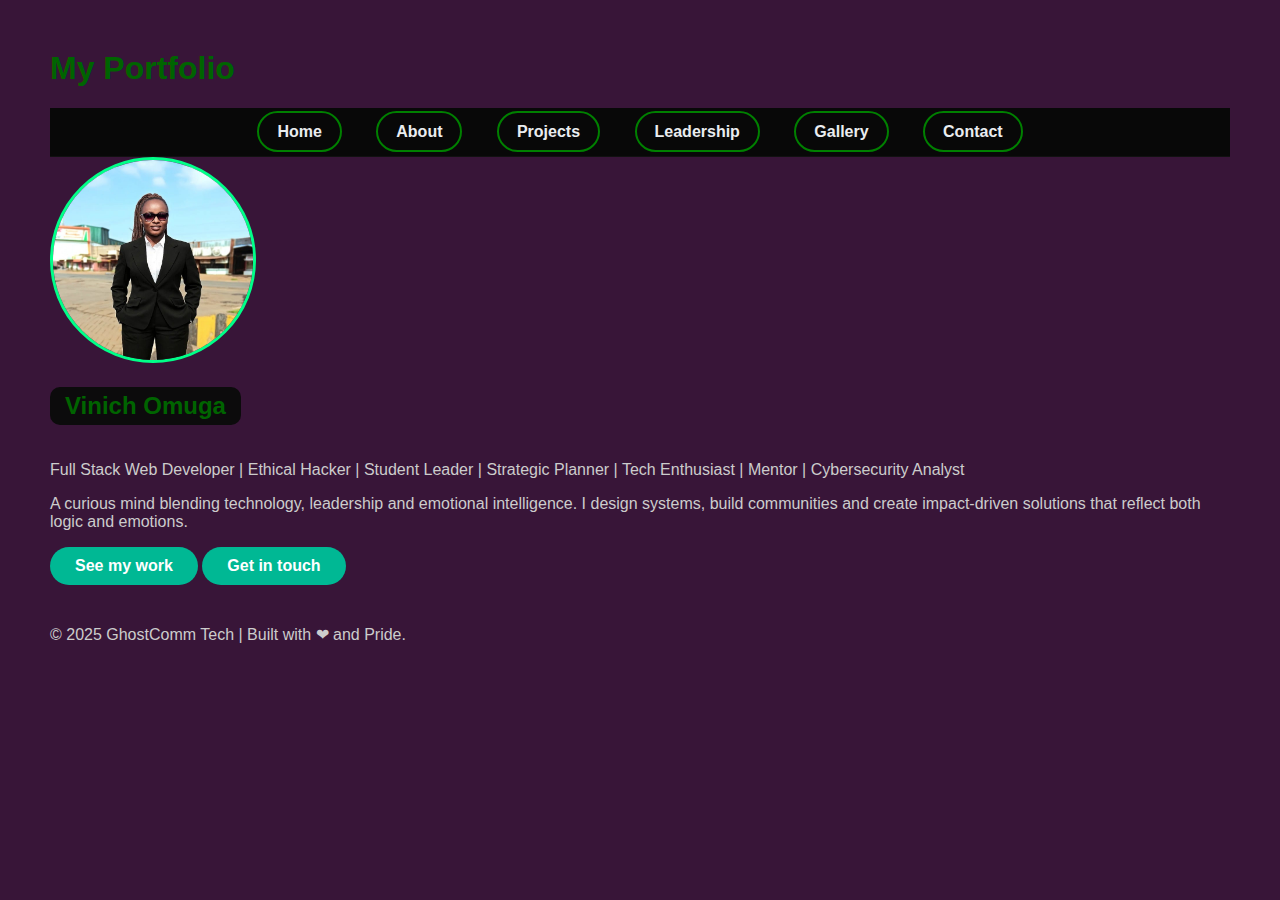
<file: index.html>
<!DOCTYPE html>
<html lang="en">
    <head>
        <meta charset="UTF-8" />
        <meta name="viewport" content="width-device-width, 
        initial-scale=1.0" />
        <title> Vinich Omuga | Portfolio</title>
        <link rel ="stylesheet" href="styles.css" />
    <link     
href="https://fonts.googleapis.com/css2?family=Montserrat:wght@500:700$family=Inter:wght@400:600$display=swap"
rel="stylesheet" />
    </head>

    <body>
        <header class="navbar">
            <h1>My Portfolio</h1>
            <nav>
                <ul class="nav-links">
                    <li><a href="index.html">Home</a></li>
                    <li><a href="about.html">About</a></li>
                    <li><a href="projects.html">Projects</a></li>
                    <li><a href="leadership.html">Leadership</a></li>
                    <li><a href="gallery.html">Gallery</a></li>
                    <li><a href="contact.html">Contact</a></li>
                </ul>
            </nav>
        </header>

        <section class="hero">
            <div class="container">
            <div class="hero-content">
                <div class="hero-image">
                    <img src="assets/images/vinich.jpg" alt="Vinich portrait" />
                </div>
                <div class="hero-text">
                    <h2>Vinich Omuga </h2>
                    <p class="tagline">Full Stack Web Developer | Ethical Hacker | Student Leader | 
                        Strategic Planner | Tech Enthusiast | Mentor | Cybersecurity Analyst</p>
                        <p class="intro">
                            A curious mind blending technology, leadership and emotional
                            intelligence. I design systems, build communities and create impact-driven
                            solutions that reflect both logic and emotions.
                        </p>
                        <div class="hero-buttons">
                            <a href="projects.html" class="btn primary">See my work</a>
                            <a href="contact.html" class="btn secondary">Get in touch</a>
                </div>
            </div>
            </div>
                
            </div>
        </section> 
        <footer class="footer">
        <p>© 2025 GhostComm Tech | Built with ❤ and Pride.</p>
        </footer>
      </body>
</html>
</file>
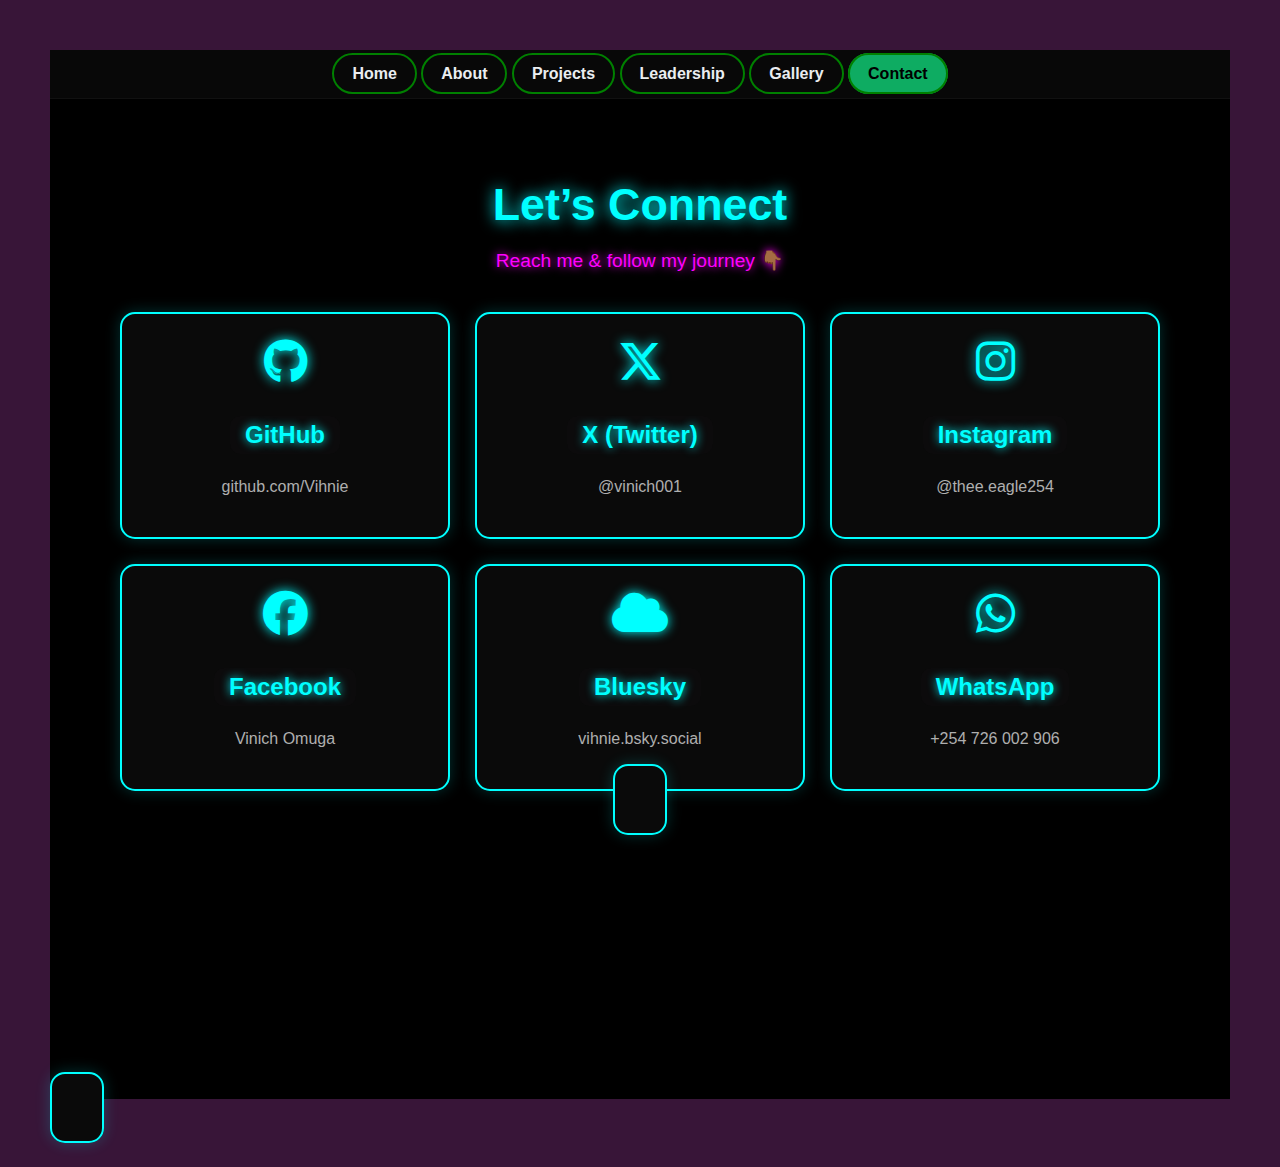
<file: contact.html>
<!DOCTYPE html>
<html lang="en">
<head>
    <meta charset="UTF-8">
    <meta name="viewport" content="width=device-width, initial-scale=1.0">
    <title>Contact</title>
    <link rel="stylesheet" href="styles.css">

    <!-- Font Awesome Icons -->
    <link rel="stylesheet" href="https://cdnjs.cloudflare.com/ajax/libs/font-awesome/6.5.0/css/all.min.css">
</head>
<body>

<nav>
    <a href="index.html">Home</a>
    <a href="about.html">About</a>
    <a href="projects.html">Projects</a>
    <a href="leadership.html">Leadership</a>
    <a href="gallery.html">Gallery</a>
    <a href="contact.html" class="active">Contact</a>
</nav>

<section class="contact-section">
    <h1>Let’s Connect</h1>
    <p class="contact-sub">Reach me & follow my journey 👇🏾</p>

    <div class="contact-cards">

        <a href="https://github.com/Vihnie" target="_blank" class="contact-card">
            <i class="fab fa-github"></i>
            <h2>GitHub</h2>
            <p>github.com/Vihnie</p>
        </a>

        <a href="https://x.com/vinich001?s=09" target="_blank" class="contact-card">
            <i class="fab fa-x-twitter"></i>
            <h2>X (Twitter)</h2>
            <p>@vinich001</p>
        </a>

        <a href="https://www.instagram.com/thee.eagle254?igsh=YzljYTk1ODg3Zg" target="_blank" class="contact-card">
            <i class="fab fa-instagram"></i>
            <h2>Instagram</h2>
            <p>@thee.eagle254</p>
        </a>

        <a href="https://www.facebook.com/share/17MvViTHdH" target="_blank" class="contact-card">
            <i class="fab fa-facebook"></i>
            <h2>Facebook</h2>
            <p>Vinich Omuga</p>
        </a>

        <a href="https://bsky.app/profile/vihnie.bsky.social" target="_blank" class="contact-card">
            <i class="fa-solid fa-cloud"></i>
            <h2>Bluesky</h2>
            <p>vihnie.bsky.social</p>
        </a>

        <a href="https://wa.me/254726002906" target="_blank" class="contact-card">
            <i class="fab fa-whatsapp"></i>
            <h2>WhatsApp</h2>
            <p>+254 726 002 906</p>

    </div>
</section>

</body>
</html>
</file>
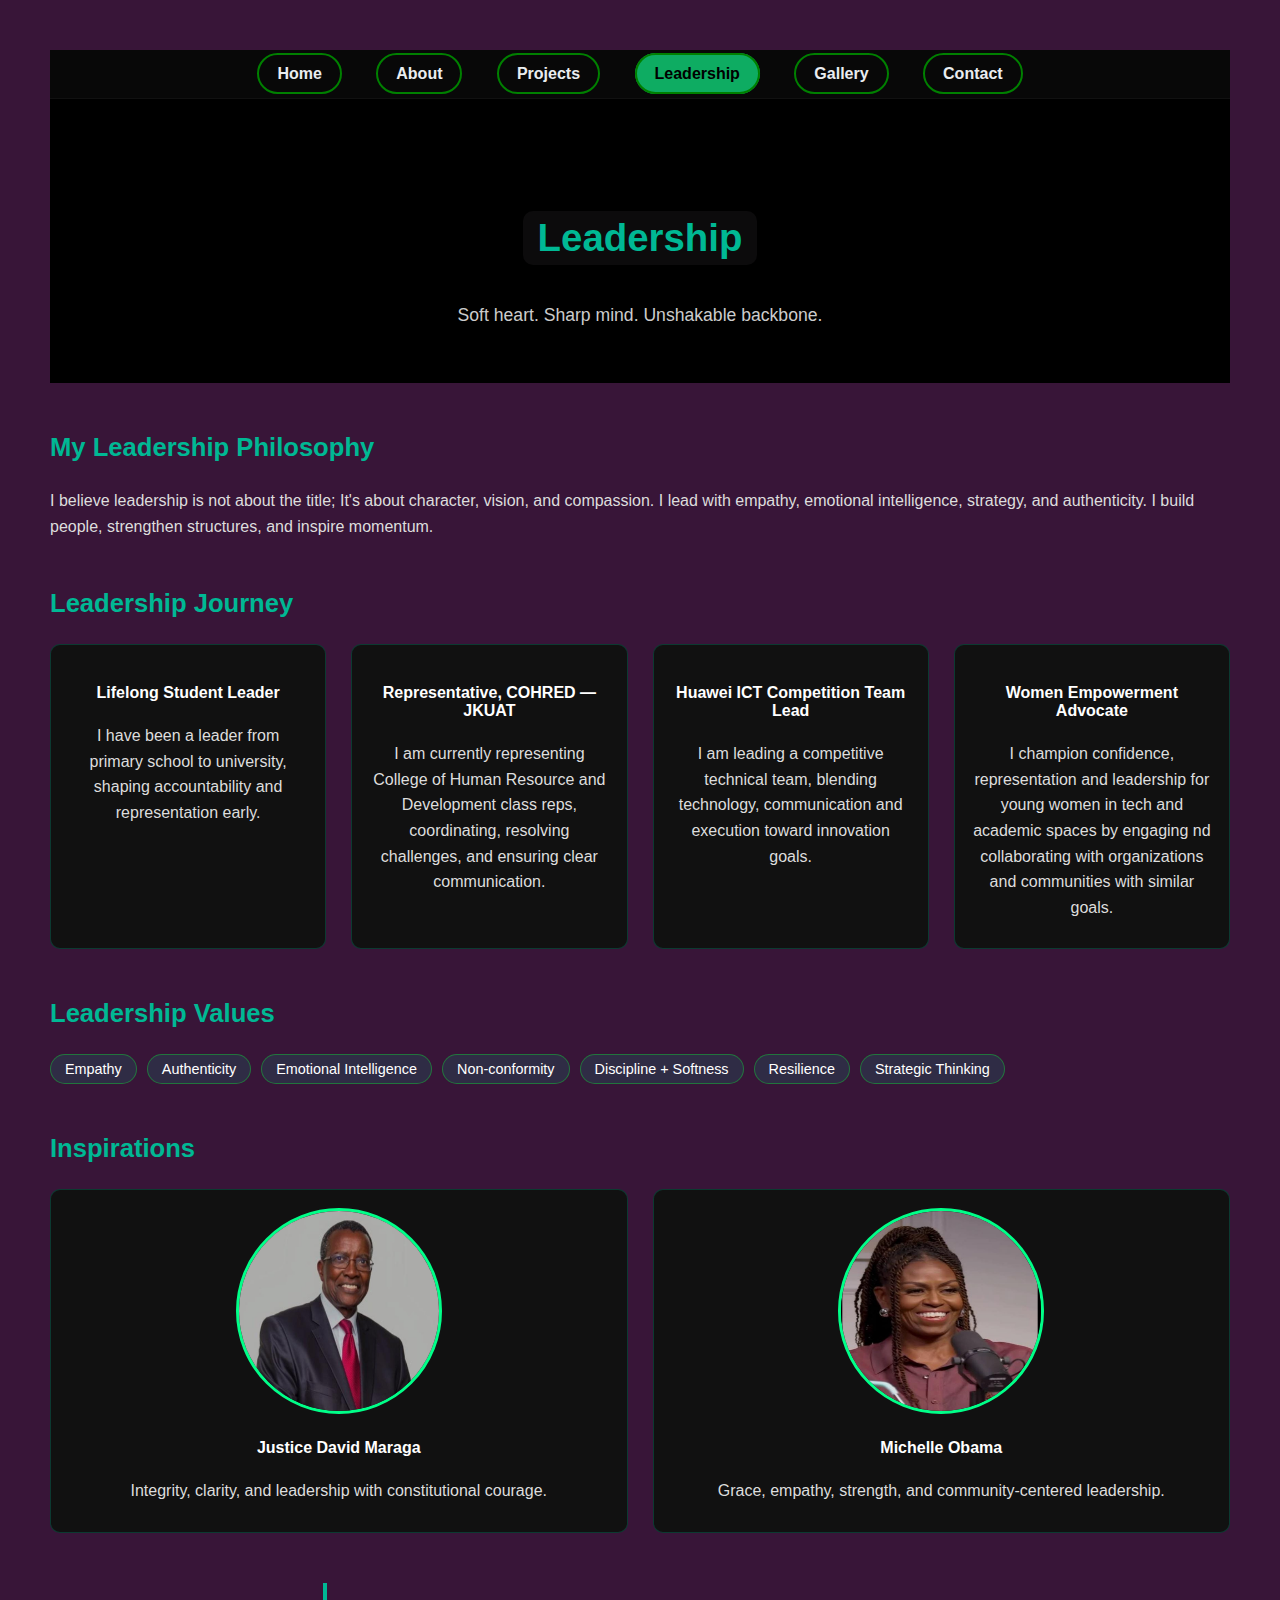
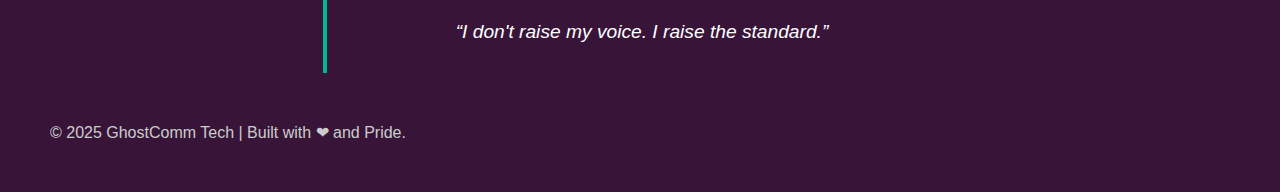
<file: leadership.html>
<!DOCTYPE html>
<html lang="en">
<head>
  <meta charset="UTF-8">
  <meta name="viewport" content="width=device-width, initial-scale=1.0">
  <title>Vinich Omuga | Leadership</title>
  <link rel="stylesheet" href="styles.css">
</head>
<body>

<header>
  <nav>
    <ul>
      <li><a href="index.html">Home</a></li>
      <li><a href="about.html">About</a></li>
      <li><a href="projects.html">Projects</a></li>
      <li><a href="leadership.html" class="active">Leadership</a></li>
      <li><a href="gallery.html">Gallery</a></li>
      <li><a href="contact.html">Contact</a></li>
    </ul>
  </nav>
</header>

<section class="leadership-hero">
  <div class="container">
    <h2>Leadership</h2>
    <p>Soft heart. Sharp mind. Unshakable backbone.</p>
  </div>
</section>

<section class="leadership-section container">

  <h3>My Leadership Philosophy</h3>
  <p>
    I believe leadership is not about the title; It's about character, vision, and compassion.
    I lead with empathy, emotional intelligence, strategy, and authenticity.
    I build people, strengthen structures, and inspire momentum.
  </p>

  <h3>Leadership Journey</h3>
  <div class="leadership-grid">
    <div class="leadership-card">
      <h4>Lifelong Student Leader</h4>
      <p>I have been a leader from primary school to university, shaping accountability and representation early.</p>
    </div>

    <div class="leadership-card">
      <h4>Representative, COHRED — JKUAT</h4>
      <p>I am currently representing College of Human Resource and Development class reps, coordinating, resolving challenges, and ensuring clear communication.</p>
    </div>

    <div class="leadership-card">
      <h4>Huawei ICT Competition Team Lead</h4>
      <p>I am leading a competitive technical team, blending technology, communication and execution toward innovation goals.</p>
    </div>

    <div class="leadership-card">
      <h4>Women Empowerment Advocate</h4>
      <p>I champion confidence, representation and leadership for young women in tech and academic 
        spaces by engaging nd collaborating with organizations and communities with similar goals.</p>
    </div>
  </div>

  <h3>Leadership Values</h3>
  <div class="value-tags">
      <span>Empathy</span>
      <span>Authenticity</span>
      <span>Emotional Intelligence</span>
      <span>Non-conformity</span>
      <span>Discipline + Softness</span>
      <span>Resilience</span>
      <span>Strategic Thinking</span>
  </div>

  <h3>Inspirations</h3>
  <div class="inspiration-grid">
    <div class="inspiration-card">
        <img src="assets/images/dmaraga.jpg" alt="David Maraga" />
      <h4>Justice David Maraga</h4>
      <p>Integrity, clarity, and leadership with constitutional courage.</p>
    </div>
    <div class="inspiration-card">
        <img src="assets/images/michelleobama.jpg" alt="Michelle Obama" />
      <h4>Michelle Obama</h4>
      <p>Grace, empathy, strength, and community-centered leadership.</p>
    </div>
  </div>

  <div class="quote-box">
  <p>“I don't raise my voice. I raise the standard.”</p>
  </div>

</section>

<footer>
   <p>© 2025 GhostComm Tech | Built with ❤ and Pride.</p>
</footer>

</body>
</html>
</file>
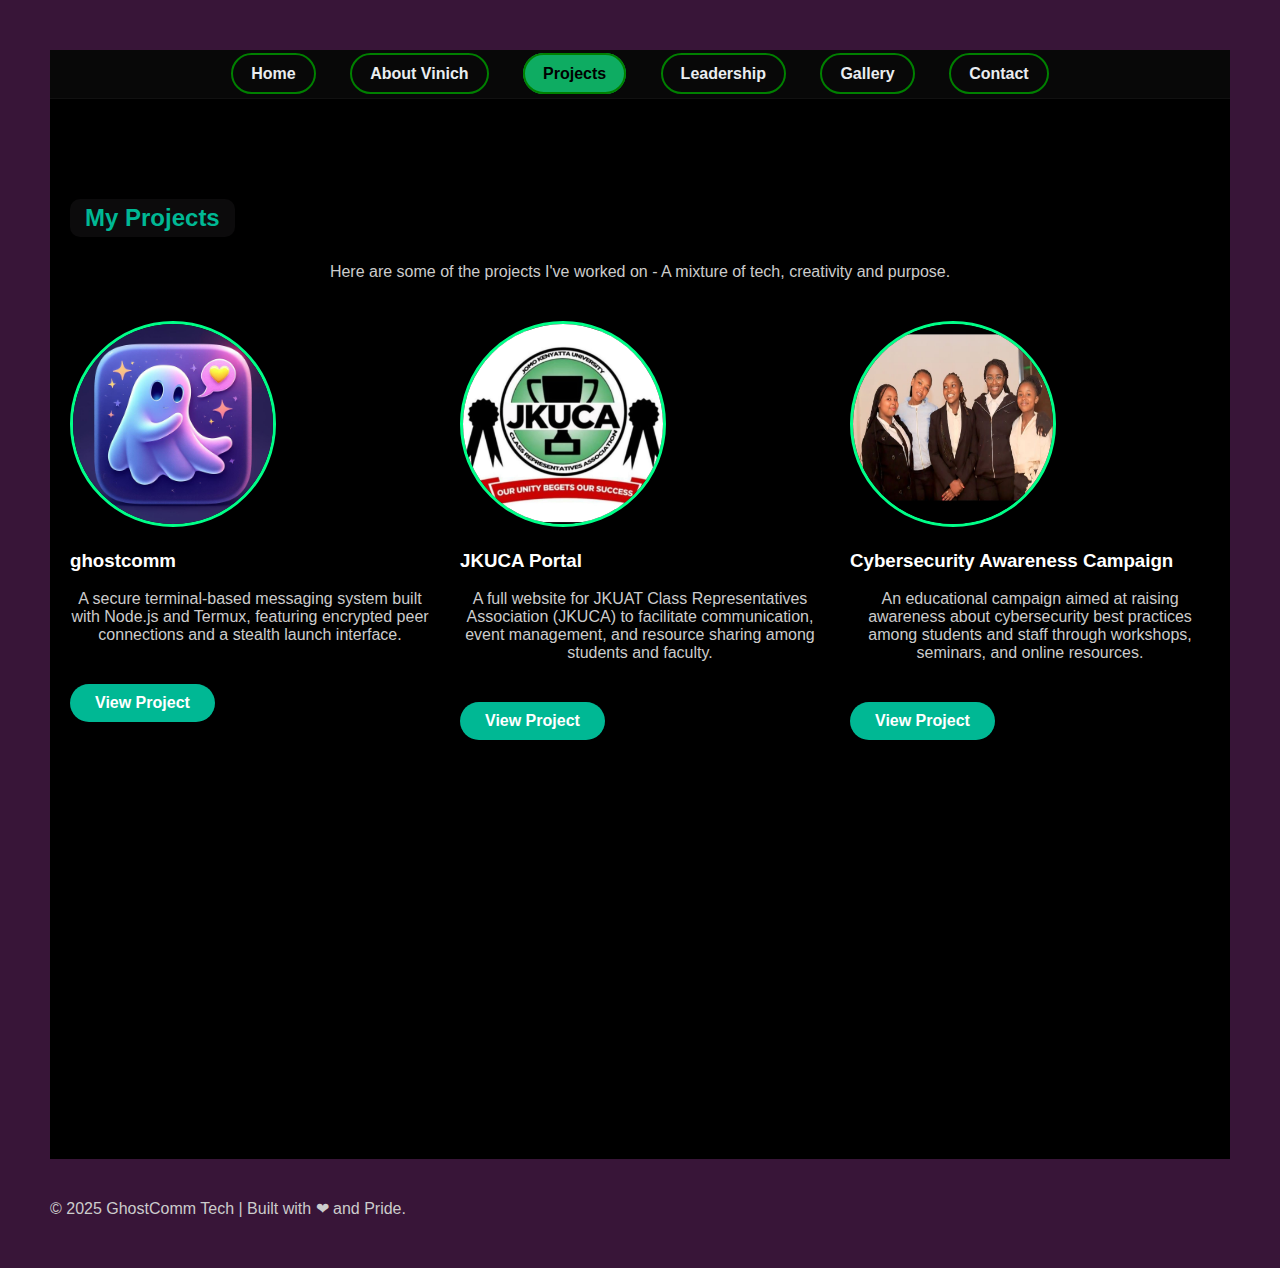
<file: projects.html>
<!DOCTYPE html>
<html lang="en">
    <head>
        <meta charset="UTF-8" />
        <meta name="viewport" content="width-device-width, 
        initial-scale=1.0" />
        <title> Vinich Omuga | Projects</title>
        <link rel ="stylesheet" href="styles.css" />
    </head>
    <body>

        <header>
            <nav>
                <ul>
                    <li><a href="index.html">Home</a></li>
                    <li><a href="about.html">About Vinich</a></li>
                    <li><a href="projects.html" class="active">Projects</a></li>
                    <li><a href="leadership.html">Leadership</a></li>
                    <li><a href="gallery.html">Gallery</a></li>
                    <li><a href="contact.html">Contact</a></li>
                </ul>
            </nav>
        </header>

        <section class="projects-page">
            <div class="projects-container">
                <h2>My Projects</h2>
                <p>Here are some of the projects I've worked on - A mixture of tech, creativity and purpose.</p>

                <div class="projects-grid">
                <div class="projects-card">
                    <img src="assets/images/ghostcomm.jpg" alt="ghostcomm project screenshot" />
                    <h3>ghostcomm</h3>
                    <p>A secure terminal-based messaging system built with Node.js and Termux, featuring encrypted
                        peer connections and a stealth launch interface.</p>
                        <a href="#" class="btn">View Project</a>
                </div>
                                 
                <div class="projects-card">
                    <img src="assets/images/jkucaweb.jpg" alt="JKUCA Web screenshot" />
                    <h3>JKUCA Portal</h3>
                    <p>A full website for JKUAT Class Representatives Association (JKUCA) to facilitate communication,
                         event management, and resource sharing among students and faculty.</p>
                         <a href="#" class="btn">View Project</a>                  
                </div>

                <div class="projects-card">
                    <img src="assets/images/cybersecawareness.jpg" alt="Cybersecurity Awareness screenshot" />
                    <h3>Cybersecurity Awareness Campaign</h3>
                    <p>An educational campaign aimed at raising awareness about cybersecurity best practices among students
                         and staff through workshops, seminars, and online resources.</p>
                         <a href="#" class="btn">View Project</a>
                </div>
                </div>
                </div>
        </section>
        <footer>
            <p>© 2025 GhostComm Tech | Built with ❤ and Pride.</p>
        </footer>

    </body>
</html>
</file>
<file: styles.css>
body {
    background-color: rgb(56, 21, 56);
    color: white;
    font-family: Arial, Helvetica, sans-serif;
    text-align: left;
    margin: 50px;
    padding: 0;

}
h1, h2 {
    color: darkgreen;
}
h2 {
    background-color: rgb(12, 11, 12);
    display: inline-block;
    padding: 5px 15px;
    border-radius: 10px;
}
p {
    color: #ccc;
}

.btn {
    display: inline-block;
    background-color: #e60b0b;
    color: #000;
    padding: 10px 20px;
    border-radius: 20px;
    text-decoration: none;
    font-weight: bold;
    transition: 0.3s;
}

.btn:hover {
    background-color:rgb(236, 9, 9);
    transform: scale(1.05);
}

footer {
    margin-top: 40px;
    color: #777;
    font-size: medium;
}
img {
    width: 200px;
    height: 200px;
    border-radius: 100%;
    border: 3px solid #00ff88;
}

nav {
    background-color: rgb(8, 8, 8);
    border-bottom: 1px solid #111;
    padding: 15px 0;
    text-align: center;
}

nav ul {
    list-style: none;
    margin: 0;
    padding: 0;
}
nav li {
    display: inline;
    margin: 0 15px;
}
nav a {
    color:rgb(234, 237, 240);
    text-decoration: none;
    font-weight: bold;
    padding: 10px 18px;
    border: 2px solid green;
    border-radius: 25px;
    transition: all 0.3s; 
}
nav a:hover {
    background-color: green;
    color: #dee5e9;
    transform: scale(1.1);
}
nav a.active {
    background-color: #0eac62;
    color: #000;

    #home {
  background-color: #000;
  color: #fff;
  min-height: 100vh;
  display: flex;
  align-items: center;
  justify-content: center;
}

.hero-photo {
  width: 200px;
  height: 200px;
  border-radius: 50%;
  border: 3px solid #00b894;
  margin-bottom: 20px;
  object-fit: cover;
}

h1 span {
  color: #00b894;
}
.container {
    max-width: 1100px;
    display: flex;
    justify-content: center;
    background-color: #13b429;
    align-items: center;
    margin: 0 auto;
    padding: 20px;
    text-align: center;
}

}
/* About Page */
.about-page {
  background-color: #000;
  color: #fff;
  padding: 80px 20px;
  min-height: 100vh;
}
.about-container {
  display: flex;
  flex-wrap: wrap;
  justify-content: center;
  align-items: center;
  gap: 40px;
  border-radius: 20%;
}

.about-photo {
  width: 280px;
  height: 280px;
  object-fit: cover;
  border-radius: 50%;
  border: 3px solid #00b894;
  box-shadow: 0 0 20px rgba(0, 184, 148, 0.5);
}

.about-text {
  max-width: 550px;
}

.about-text h2 {
  font-size: 2rem;
  color: #00b894;
  margin-bottom: 15px;
}

.about-text p {
  font-size: 1.1rem;
  line-height: 1.6;
  margin-bottom: 25px;
}

.btn {
  background-color: #00b894;
  color: #fff;
  padding: 10px 25px;
  text-decoration: none;
  border-radius: 25px;
  transition: 0.3s;
}

.btn:hover {
  background-color: #019875;
}

/* Projects Page */
.projects-page {
  background-color: #000;
  color: #fff;
  padding: 80px 20px;
  min-height: 100vh;
}

.projects-page h2 {
  color: #00b894;
  text-align: center;
  margin-bottom: 10px;
}

.projects-page p {
  text-align: center;
  margin-bottom: 40px;
  color: #ccc;
}

.projects-grid {
  display: grid;
  grid-template-columns: repeat(auto-fit, minmax(280px, 1fr));
  gap: 30px;
}

.project-card {
  background-color: #111;
  padding: 20px;
  border-radius: 12px;
  box-shadow: 0 0 15px rgba(0, 184, 148, 0.3);
  text-align: center;
  transition: transform 0.3s ease;
}

.project-card:hover {
  transform: translateY(-5px);
}

.project-card img {
  width: 100%;
  height: 180px;
  object-fit: cover;
  border-radius: 10px;
  margin-bottom: 15px;
}

.project-card h3 {
  color: #00b894;
  margin-bottom: 10px;
}

.project-card p {
  font-size: 0.95rem;
  color: #ccc;
  margin-bottom: 15px;
}

.project-card .btn {
  background-color: #00b894;
  color: #fff;
  padding: 8px 20px;
  border-radius: 25px;
  text-decoration: none;
  transition: 0.3s;
}

.project-card .btn:hover {
  background-color: #019875;
}

/* Leadership Page */
.leadership-hero {
  background: #000;
  padding: 80px 0 40px;
  text-align: center;
}

.leadership-hero h2 {
  color: #00b894;
  font-size: 2.4rem;
}

.leadership-hero p {
  color: #ccc;
  font-size: 1.1rem;
  margin-top: 8px;
}

.leadership-section h3 {
  margin-top: 50px;
  color: #00b894;
  font-size: 1.6rem;
}

.leadership-section p {
  color: #ddd;
  line-height: 1.6;
  margin-bottom: 10px;
}

/* Grid */
.leadership-grid, .inspiration-grid {
  display: grid;
  gap: 25px;
  margin: 25px 0;
  grid-template-columns: repeat(auto-fit, minmax(260px, 1fr));
}

/* Cards */
.leadership-card, .inspiration-card {
  background: #111;
  padding: 18px;
  border-radius: 10px;
  text-align: center;
  border: 1px solid rgba(0, 184, 148, 0.25);
  transition: .3s ease;
}

.leadership-card:hover, .inspiration-card:hover {
  transform: translateY(-5px);
  box-shadow: 0 0 10px rgba(0, 184, 148, 0.3);
}

/* Tag Chips */
.value-tags {
  display: flex;
  flex-wrap: wrap;
  gap: 10px;
  margin: 20px 0;
}

.value-tags span {
  background: rgba(0, 184, 148, 0.15);
  border: 1px solid rgba(13, 228, 49, 0.4);
  padding: 6px 14px;
  border-radius: 30px;
  font-size: 0.9rem;
}

/* Quote */
.quote-box {
  margin: 50px auto;
  padding: 15px;
  border-left: 4px solid #00b894;
  width: 80%;
  max-width: 600px;
}

.quote-box p {
  font-size: 1.2rem;
  color: #fff;
  font-style: italic;
  text-align: center;
}

/* GALLERY PAGE */

.gallery-section {
    padding: 40px;
    background: #000;
    min-height: 100vh;
}

.gallery-section h1 {
    text-align: center;
    color: #0ff;
    font-size: 3rem;
    margin-bottom: 10px;
    text-shadow: 0 0 15px #0ff;
}

.gallery-sub {
    text-align: center;
    color: #f0f;
    margin-bottom: 40px;
    text-shadow: 0 0 10px #f0f;
    font-size: 1.2rem;
}

/* Bigger Grid */
.gallery-container {
    display: grid;
    grid-template-columns: repeat(auto-fit, minmax(320px, 1fr));
    gap: 25px;
    padding: 0 20px;
}

/* Bigger image cards */
.gallery-item {
    border: 2px solid #0ff;
    border-radius: 20px;
    overflow: hidden;
    box-shadow: 0 0 20px rgba(0,255,255,0.3);
    height: 380px; /* Taller previews */
    transition: 0.3s ease-in-out;
    background: #080808;
}

/* Images fill nicely */
.gallery-item img {
    width: 100%;
    height: 100%;
    object-fit: cover;
}

/* Hover effect */
.gallery-item:hover {
    transform: scale(1.05);
    border-color: #f0f;
    box-shadow: 
        0 0 25px rgba(255,0,255,0.7),
        0 0 25px rgba(0,255,255,0.5);
    cursor: pointer;
}

/* CONTACT PAGE */

.contact-section {
    padding: 50px;
    background: #000;
    min-height: 100vh;
    color: #fff;
    text-align: center;
}

.contact-section h1 {
    color: #0ff;
    font-size: 2.8rem;
    text-shadow: 0 0 15px #0ff;
    margin-bottom: 10px;
}

.contact-sub {
    color: #f0f;
    font-size: 1.2rem;
    margin-bottom: 40px;
    text-shadow: 0 0 10px #f0f;
}

/* Cards grid */
.contact-cards {
    display: grid;
    grid-template-columns: repeat(auto-fit, minmax(260px, 1fr));
    gap: 25px;
    padding: 0 20px;
}

/* Each card */
.contact-card {
    background: #0a0a0a;
    padding: 25px;
    border-radius: 15px;
    border: 2px solid #0ff;
    text-decoration: none;
    color: #fff;
    transition: 0.3s;
    box-shadow: 0 0 15px rgba(0,255,255,0.2);
}

.contact-card h2 {
    margin-bottom: 8px;
    color: #0ff;
    text-shadow: 0 0 10px #0ff;
}

/* Icons */
.contact-card i {
    font-size: 2.8rem;
    margin-bottom: 12px;
    display: block;
    color: #0ff;
    text-shadow: 0 0 12px #0ff;
    transition: 0.3s;
}

/* Hover glow */
.contact-card:hover {
    transform: scale(1.06);
    border-color: #f0f;
    box-shadow:
        0 0 25px rgba(255,0,255,0.6),
        0 0 25px rgba(0,255,255,0.5);
}

.contact-card:hover i {
    color: #f0f;
    text-shadow: 0 0 12px #f0f;
}

.contact-card p {
    opacity: 0.85;
}
</file>
